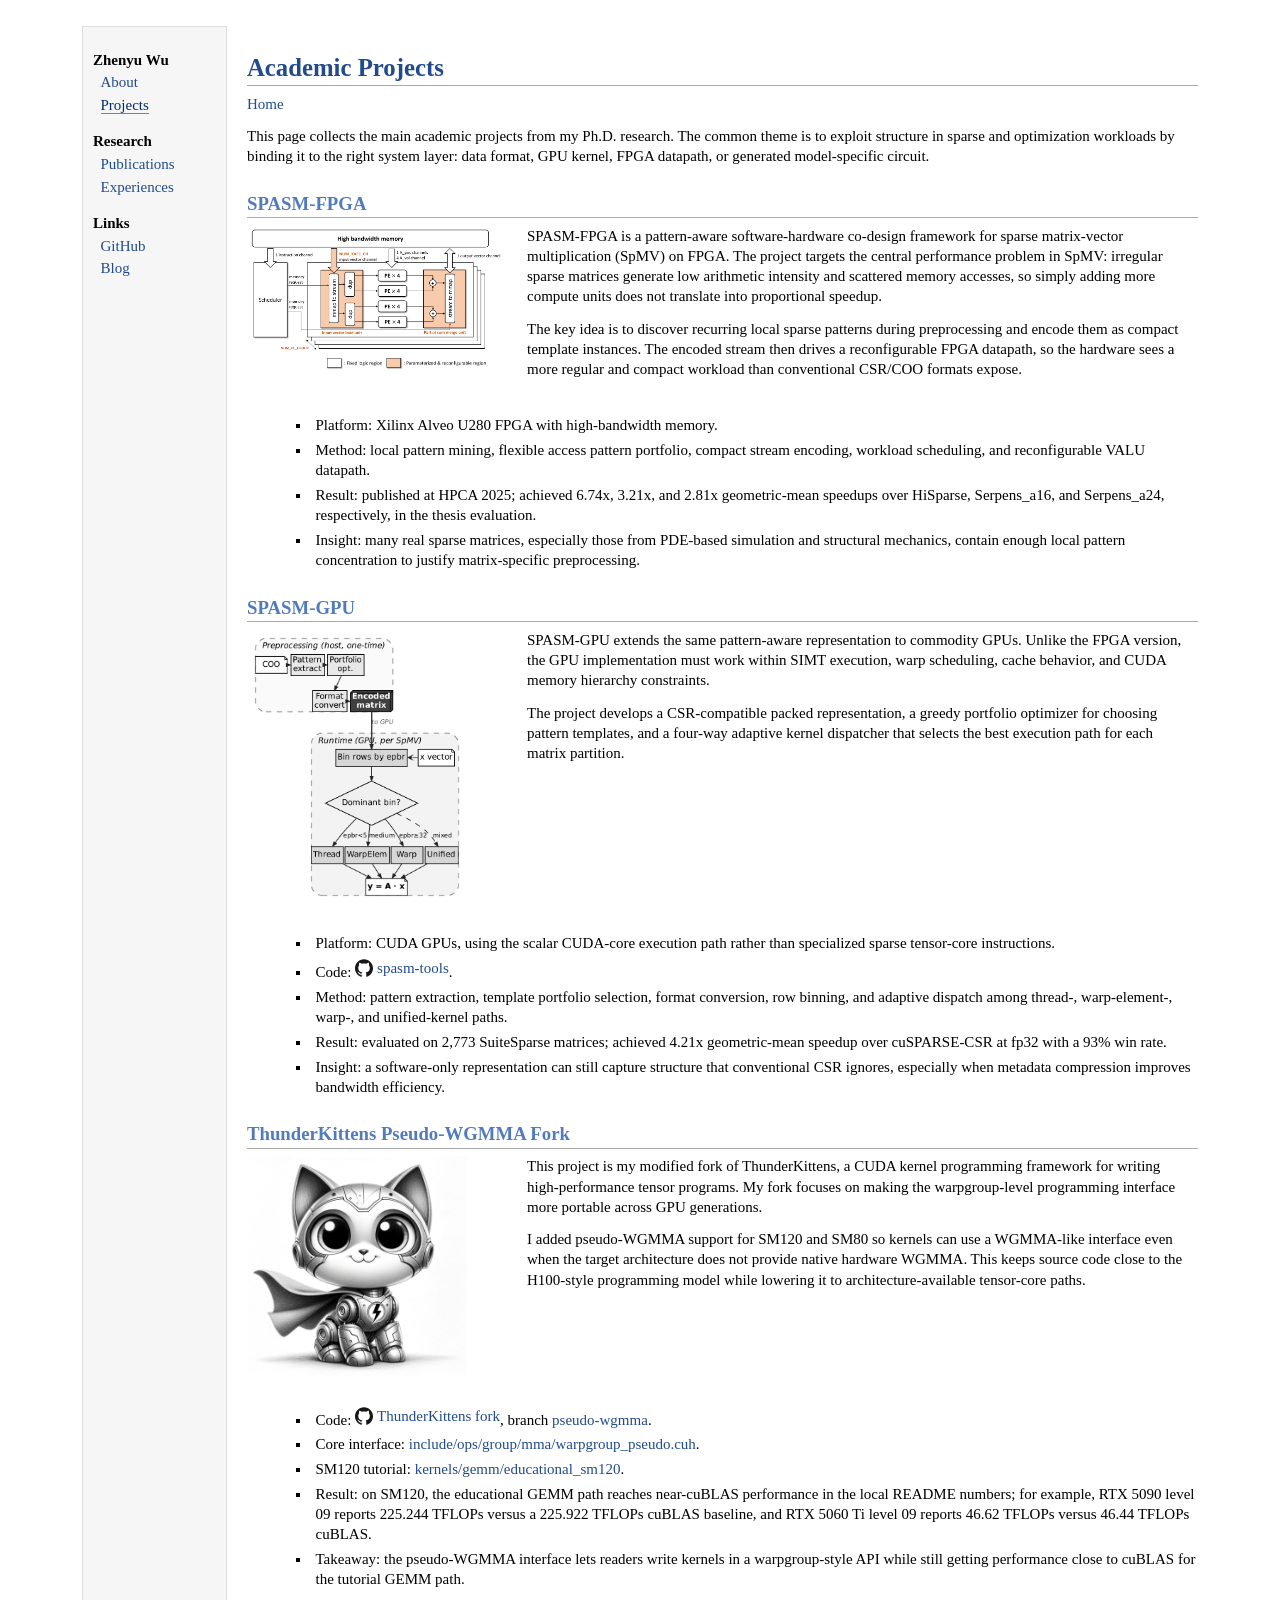
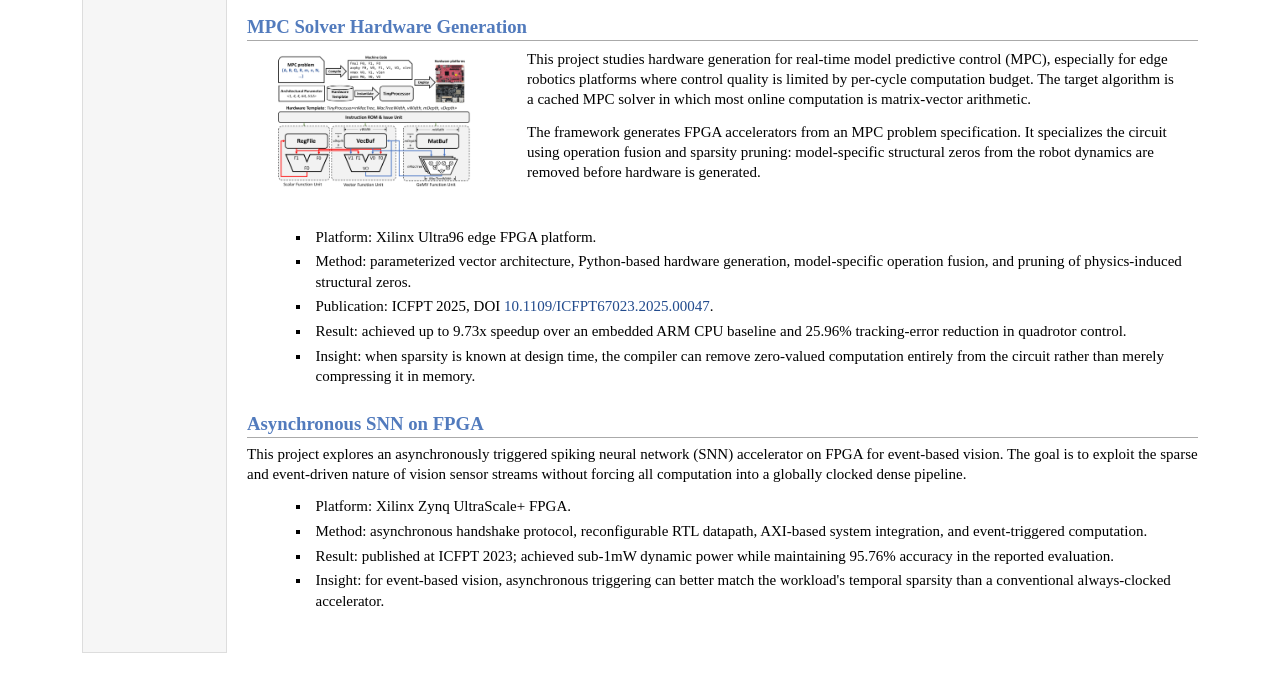
<file: projects.html>
<!DOCTYPE html>
<html lang="en">
<head>
<meta name="generator" content="jemdoc, see https://github.com/jem/jemdoc" />
<meta charset="utf-8" />
<meta name="viewport" content="width=device-width, initial-scale=1" />
<link rel="stylesheet" href="site.css" type="text/css" />
<meta name="description" content="Academic projects by Zhenyu Wu, Ph.D. candidate at HKU EEE, covering SPASM-FPGA, SPASM-GPU, ThunderKittens pseudo-WGMMA, MPC solver hardware generation, and FPGA acceleration." />
<link rel="canonical" href="https://kevinlikesdrinkingcoffee.github.io/projects.html" />
<title>Academic Projects | Zhenyu Wu</title>
</head>
<body>
<table summary="Table for page layout." id="tlayout">
<tr valign="top">
<td id="layout-menu">
<div class="menu-category">Zhenyu Wu</div>
<div class="menu-item"><a href="index.html">About</a></div>
<div class="menu-item"><a href="projects.html" class="current">Projects</a></div>
<div class="menu-category">Research</div>
<div class="menu-item"><a href="index.html#publications">Publications</a></div>
<div class="menu-item"><a href="index.html#experiences">Experiences</a></div>
<div class="menu-category">Links</div>
<div class="menu-item"><a href="https://github.com/KevinLikesDrinkingCoffee">GitHub</a></div>
<div class="menu-item"><a href="https://zywu99.bearblog.dev/">Blog</a></div>
</td>
<td id="layout-content">
<div id="toptitle">
<h1>Academic Projects</h1>
</div>
<p><a href="index.html">Home</a></p>
<p>This page collects the main academic projects from my Ph.D. research. The common
theme is to exploit structure in sparse and optimization workloads by binding it
to the right system layer: data format, GPU kernel, FPGA datapath, or generated
model-specific circuit.</p>
<h2>SPASM-FPGA</h2>
<table class="projecttable"><tr><td>
<img src="assets/spasm-fpga-architecture.png" alt="SPASM FPGA architecture" width="260px" />
</td><td>
<p>
SPASM-FPGA is a pattern-aware software-hardware co-design framework for sparse
matrix-vector multiplication (SpMV) on FPGA. The project targets the central
performance problem in SpMV: irregular sparse matrices generate low arithmetic
intensity and scattered memory accesses, so simply adding more compute units does
not translate into proportional speedup.
</p>
<p>
The key idea is to discover recurring local sparse patterns during preprocessing
and encode them as compact template instances. The encoded stream then drives a
reconfigurable FPGA datapath, so the hardware sees a more regular and compact
workload than conventional CSR/COO formats expose.
</p>
</td></tr></table>
<ul>
<li><p>Platform: Xilinx Alveo U280 FPGA with high-bandwidth memory.</p>
</li>
<li><p>Method: local pattern mining, flexible access pattern portfolio, compact stream encoding, workload scheduling, and reconfigurable VALU datapath.</p>
</li>
<li><p>Result: published at HPCA 2025; achieved 6.74x, 3.21x, and 2.81x geometric-mean speedups over HiSparse, Serpens_a16, and Serpens_a24, respectively, in the thesis evaluation.</p>
</li>
<li><p>Insight: many real sparse matrices, especially those from PDE-based simulation and structural mechanics, contain enough local pattern concentration to justify matrix-specific preprocessing.</p>
</li>
</ul>
<h2>SPASM-GPU</h2>
<table class="projecttable"><tr><td>
<img src="assets/spasm-gpu-pipeline.png" alt="SPASM GPU pipeline" width="220px" />
</td><td>
<p>
SPASM-GPU extends the same pattern-aware representation to commodity GPUs. Unlike
the FPGA version, the GPU implementation must work within SIMT execution, warp
scheduling, cache behavior, and CUDA memory hierarchy constraints.
</p>
<p>
The project develops a CSR-compatible packed representation, a greedy portfolio
optimizer for choosing pattern templates, and a four-way adaptive kernel dispatcher
that selects the best execution path for each matrix partition.
</p>
</td></tr></table>
<ul>
<li><p>Platform: CUDA GPUs, using the scalar CUDA-core execution path rather than specialized sparse tensor-core instructions.</p>
</li>
<li><p>Code: <a class="repo-link" href="https://github.com/KevinLikesDrinkingCoffee/spasm-tools" target="blank"><img class="inline-icon" src="assets/github-mark.svg" alt="GitHub" /> spasm-tools</a>.</p>
</li>
<li><p>Method: pattern extraction, template portfolio selection, format conversion, row binning, and adaptive dispatch among thread-, warp-element-, warp-, and unified-kernel paths.</p>
</li>
<li><p>Result: evaluated on 2,773 SuiteSparse matrices; achieved 4.21x geometric-mean speedup over cuSPARSE-CSR at fp32 with a 93% win rate.</p>
</li>
<li><p>Insight: a software-only representation can still capture structure that conventional CSR ignores, especially when metadata compression improves bandwidth efficiency.</p>
</li>
</ul>
<h2>ThunderKittens Pseudo-WGMMA Fork</h2>
<table class="projecttable"><tr><td>
<img src="assets/thunderkittens.png" alt="ThunderKittens logo" width="220px" />
</td><td>
<p>
This project is my modified fork of ThunderKittens, a CUDA kernel programming
framework for writing high-performance tensor programs. My fork focuses on making
the warpgroup-level programming interface more portable across GPU generations.
</p>
<p>
I added pseudo-WGMMA support for SM120 and SM80 so kernels can use a WGMMA-like
interface even when the target architecture does not provide native hardware
WGMMA. This keeps source code close to the H100-style programming model while
lowering it to architecture-available tensor-core paths.
</p>
</td></tr></table>
<ul>
<li><p>Code: <a class="repo-link" href="https://github.com/KevinLikesDrinkingCoffee/ThunderKittens" target="blank"><img class="inline-icon" src="assets/github-mark.svg" alt="GitHub" /> ThunderKittens fork</a>, branch <a href="https://github.com/KevinLikesDrinkingCoffee/ThunderKittens/tree/pseudo-wgmma">pseudo-wgmma</a>.</p>
</li>
<li><p>Core interface: <a href="https://github.com/KevinLikesDrinkingCoffee/ThunderKittens/blob/pseudo-wgmma/include/ops/group/mma/warpgroup_pseudo.cuh">include/ops/group/mma/warpgroup_pseudo.cuh</a>.</p>
</li>
<li><p>SM120 tutorial: <a href="https://github.com/KevinLikesDrinkingCoffee/ThunderKittens/tree/pseudo-wgmma/kernels/gemm/educational_sm120">kernels/gemm/educational_sm120</a>.</p>
</li>
<li><p>Result: on SM120, the educational GEMM path reaches near-cuBLAS performance in the local README numbers; for example, RTX 5090 level 09 reports 225.244 TFLOPs versus a 225.922 TFLOPs cuBLAS baseline, and RTX 5060 Ti level 09 reports 46.62 TFLOPs versus 46.44 TFLOPs cuBLAS.</p>
</li>
<li><p>Takeaway: the pseudo-WGMMA interface lets readers write kernels in a warpgroup-style API while still getting performance close to cuBLAS for the tutorial GEMM path.</p>
</li>
</ul>
<h2>MPC Solver Hardware Generation</h2>
<table class="projecttable"><tr><td>
<img src="assets/mpc-architecture.png" alt="MPC solver hardware architecture" width="260px" />
</td><td>
<p>
This project studies hardware generation for real-time model predictive control
(MPC), especially for edge robotics platforms where control quality is limited
by per-cycle computation budget. The target algorithm is a cached MPC solver in
which most online computation is matrix-vector arithmetic.
</p>
<p>
The framework generates FPGA accelerators from an MPC problem specification. It
specializes the circuit using operation fusion and sparsity pruning: model-specific
structural zeros from the robot dynamics are removed before hardware is generated.
</p>
</td></tr></table>
<ul>
<li><p>Platform: Xilinx Ultra96 edge FPGA platform.</p>
</li>
<li><p>Method: parameterized vector architecture, Python-based hardware generation, model-specific operation fusion, and pruning of physics-induced structural zeros.</p>
</li>
<li><p>Publication: ICFPT 2025, DOI <a href="https://doi.org/10.1109/ICFPT67023.2025.00047">10.1109/ICFPT67023.2025.00047</a>.</p>
</li>
<li><p>Result: achieved up to 9.73x speedup over an embedded ARM CPU baseline and 25.96% tracking-error reduction in quadrotor control.</p>
</li>
<li><p>Insight: when sparsity is known at design time, the compiler can remove zero-valued computation entirely from the circuit rather than merely compressing it in memory.</p>
</li>
</ul>
<h2>Asynchronous SNN on FPGA</h2>
<p>This project explores an asynchronously triggered spiking neural network (SNN)
accelerator on FPGA for event-based vision. The goal is to exploit the sparse and
event-driven nature of vision sensor streams without forcing all computation into
a globally clocked dense pipeline.</p>
<ul>
<li><p>Platform: Xilinx Zynq UltraScale+ FPGA.</p>
</li>
<li><p>Method: asynchronous handshake protocol, reconfigurable RTL datapath, AXI-based system integration, and event-triggered computation.</p>
</li>
<li><p>Result: published at ICFPT 2023; achieved sub-1mW dynamic power while maintaining 95.76% accuracy in the reported evaluation.</p>
</li>
<li><p>Insight: for event-based vision, asynchronous triggering can better match the workload's temporal sparsity than a conventional always-clocked accelerator.</p>
</li>
</ul>
<div id="footer">
<div id="footer-text">
Last updated 2026-06-01 00:49:40 +08. Built with <a href="https://github.com/jem/jemdoc">jemdoc</a>.
</div>
</div>
</td>
</tr>
</table>
</body>
</html>
</file>
<file: site.css>
html {
  background: #ffffff;
}

* {
  box-sizing: border-box;
}

body {
  margin: 0;
  padding: 0 0 24px;
  background: #ffffff;
  color: #000000;
  font-family: Georgia, serif;
  font-size: 15px;
  line-height: 1.35;
}

table#tlayout {
  width: min(1120px, calc(100% - 40px));
  margin: 24px auto 0;
  border: none;
  border-collapse: separate;
  background: #ffffff;
}

#layout-menu {
  width: 145px;
  padding: 0.5em 10px 1.0em;
  border: 1px solid #dddddd;
  background: #f6f6f6;
  text-align: left;
  vertical-align: top;
  white-space: nowrap;
}

#layout-content {
  padding: 0 0 2.0em 1.2em;
  border: none;
  background: #ffffff;
  text-align: left;
  vertical-align: top;
}

.menu-category {
  margin-top: 0.8em;
  padding-top: 0.2em;
  padding-bottom: 0.1em;
  font-weight: bold;
}

.menu-item {
  padding-left: 16px;
  text-indent: -16px;
}

#layout-menu a {
  line-height: 1.5em;
  margin-left: 0.5em;
}

#layout-menu a.current:link,
#layout-menu a.current:visited {
  color: #022b6d;
  border-bottom: 1px gray solid;
}

a,
a > tt,
#layout-menu a:link,
#layout-menu a:visited {
  color: #224b8d;
  text-decoration: none;
}

a:hover {
  border-bottom: 1px gray dotted;
}

#layout-menu a:hover {
  border-bottom: none;
  text-decoration: none;
}

img {
  max-width: 100%;
}

.inline-icon,
.menu-icon {
  width: 18px;
  height: 18px;
  vertical-align: -3px;
}

.social-links {
  display: inline-flex;
  align-items: center;
  gap: 8px;
  margin: 2px 0 4px;
}

.social-links .inline-icon {
  width: 20px;
  height: 20px;
}

.news-date {
  font-weight: bold;
}

.visitor-counter {
  display: flex;
  flex-wrap: wrap;
  align-items: center;
  justify-content: center;
  gap: 20px 24px;
  margin: 0.8em auto 0;
}

.flag-counter,
.visitor-map-widget {
  flex: 0 1 380px;
  max-width: 100%;
}

.flag-counter {
  display: flex;
  justify-content: center;
}

.flag-counter img {
  width: 360px;
  max-width: 100%;
  height: auto;
}

.visitor-map-widget #mapmyvisitors-widget {
  margin: 0 !important;
  max-width: 100%;
}

.icon-link,
.repo-link {
  display: inline-flex;
  align-items: center;
  gap: 4px;
  border-bottom: none;
}

.icon-link:hover,
.repo-link:hover {
  border-bottom: none;
}

h1,
h2,
h3 {
  color: #527bbd;
  margin-top: 0.7em;
  margin-bottom: 0.3em;
  padding-top: 0.5em;
  padding-bottom: 0.2em;
  line-height: 1.0;
  border-bottom: 1px solid #aaaaaa;
}

h1 {
  font-size: 165%;
  color: #224b8d;
}

h2 {
  padding-top: 0.8em;
  font-size: 125%;
}

h3 {
  font-size: 110%;
  border-bottom: none;
}

p {
  margin-top: 0;
  margin-bottom: 0.8em;
  padding: 0;
}

ul,
ol,
dl {
  margin-top: 0.2em;
  margin-bottom: 0.8em;
  padding-top: 0;
}

ul {
  list-style-position: outside;
  list-style-type: square;
}

li {
  margin-left: 1.6em;
  padding-left: 0.3em;
}

li p {
  margin-bottom: 0.3em;
}

table.imgtable,
table.projecttable {
  border: none;
  border-collapse: collapse;
  margin: 0 0 1.2em 0;
}

table.imgtable td,
table.projecttable td {
  border: none;
  padding: 0 1.0em 0.4em 0;
  vertical-align: top;
}

table.imgtable h1 {
  margin-top: 0;
}

table.projecttable {
  margin-top: 0.5em;
}

table.projecttable td:first-child {
  width: 280px;
}

div#footer {
  display: none;
}

@media (max-width: 700px) {
  table#tlayout,
  table#tlayout tbody,
  table#tlayout tr,
  #layout-menu,
  #layout-content {
    display: block;
    width: 100%;
  }

  table#tlayout {
    width: calc(100% - 24px);
    margin: 12px auto 0;
  }

  #layout-menu {
    box-sizing: border-box;
    margin-bottom: 16px;
    white-space: normal;
  }

  .menu-item {
    display: inline-block;
    margin-right: 1.0em;
  }

  #layout-content {
    padding: 0 0 1.5em;
  }

  table.imgtable,
  table.imgtable tbody,
  table.imgtable tr,
  table.imgtable td,
  table.projecttable,
  table.projecttable tbody,
  table.projecttable tr,
  table.projecttable td {
    display: block;
    width: 100%;
  }

  table.imgtable img {
    width: 126px;
  }

  table.projecttable td:first-child {
    width: 100%;
  }

  table.projecttable img {
    width: 100%;
    max-width: 320px;
  }
}
</file>
